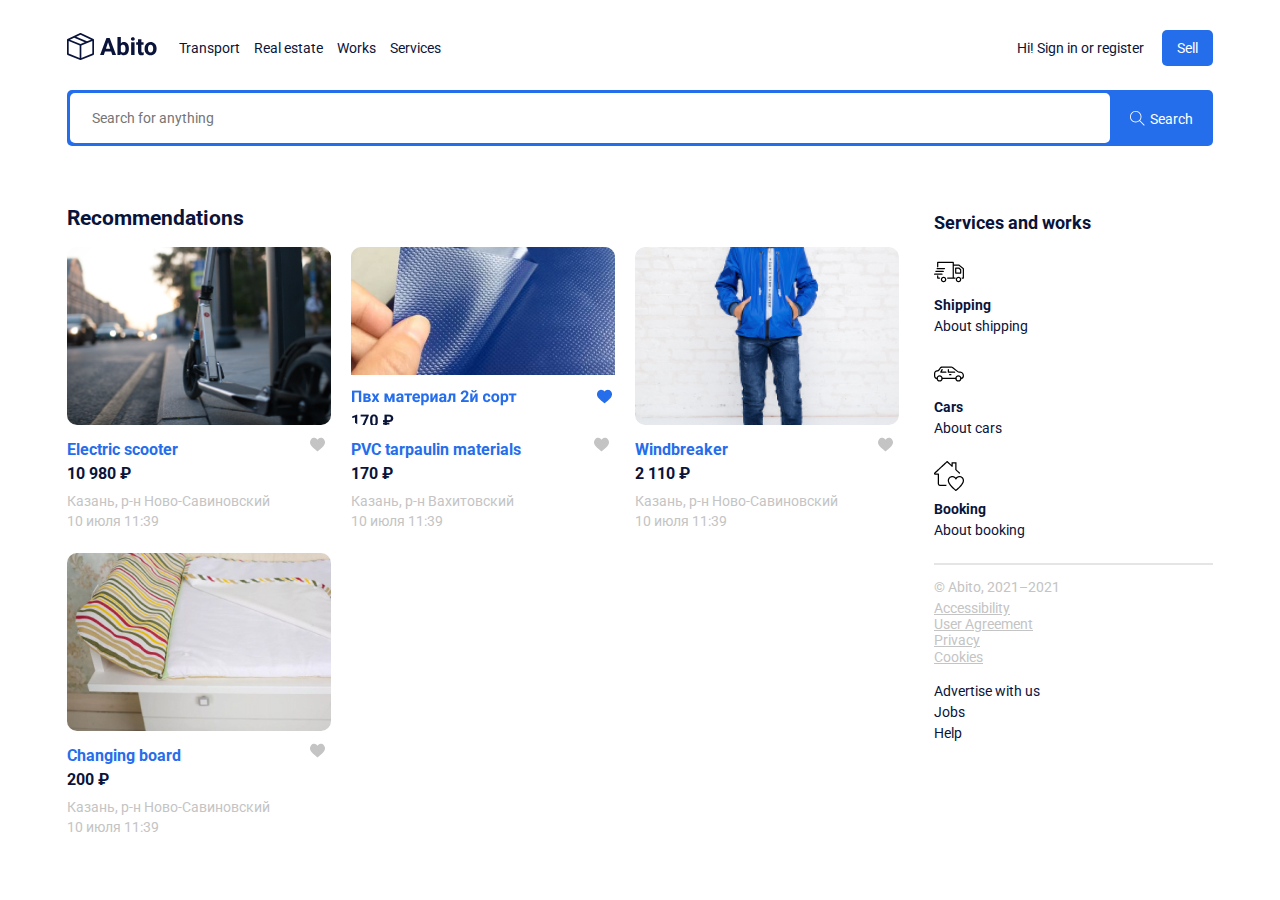
<file: index.html>
<!DOCTYPE html>
<html lang="ru">
<head>
    <meta charset="UTF-8">
    <title>Abito - bulletin board</title>
    <link rel="preconnect" href="https://fonts.googleapis.com">
    <link rel="preconnect" href="https://fonts.gstatic.com" crossorigin>
    <link href="https://fonts.googleapis.com/css2?family=Roboto:wght@400;700&display=swap" rel="stylesheet">
    <link rel="stylesheet" href="styles/style.css">
    <link rel="stylesheet" href="styles/normalize.css">
</head>
<body>
<header class="header container">
    <div class="navbar">
        <a href="/index.html" class="logo">
            <img src="img/logo.svg" alt="logo: Abito" class="logo-img">
        </a>
        <nav class="navbar-menu">
            <ul class="menu">
                <li class="menu-item">
                    <a href="#" class="menu-link">Transport</a>
                </li>
                <li class="menu-item">
                    <a href="#" class="menu-link">Real estate</a>
                </li>
                <li class="menu-item">
                    <a href="#" class="menu-link">Works</a>
                </li>
                <li class="menu-item">
                    <a href="#" class="menu-link">Services</a>
                </li>
            </ul>
        </nav>
        <div class="button-group">
            <a href="#" class="button button-link">Hi! Sign in or register</a>
            <a href="#" class="button button-primary">Sell</a>
        </div>
    </div>

    <div class="search-panel">
        <input type="search" name="search" class="search-input" placeholder="Search for anything">
        <button class="search-button">
            <img src="img/search-icon.svg" alt="search-icon" class="search-icon">
            <span class="search-button-text">Search</span>
        </button>
    </div>
</header>
<div class="page-content container">
    <main class="main">
        <h2 class="page-title">
            Recommendations
        </h2>
        <div class="cards">
            <div class="card">
                <a href="advertisement.html" class="card-link">
                    <img src="img/card-image.jpg" alt="card-image" class="card-image">
                    <div class="card-header">
                        <h3 class="card-title">Electric scooter</h3>
                        <button class="like">
                            <img src="img/like-icon.svg" alt="like-icon">
                        </button>
                    </div>
                </a>
                <strong class="card-price">10 980 ₽</strong>
                <p class="card-text">
                    Казань, р-н Ново-Савиновский
                </p>
                <p class="card-text">
                    10 июля 11:39
                </p>
            </div>
            <div class="card">
                <a href="advertisement.html" class="card-link">
                    <img src="img/card-image2.jpg" alt="card-image" class="card-image">
                    <div class="card-header">
                        <h3 class="card-title">PVC tarpaulin materials</h3>
                        <button class="like">
                            <img src="img/like-icon.svg" alt="like-icon">
                        </button>
                    </div>
                </a>
                <strong class="card-price">170 ₽</strong>
                <p class="card-text">
                    Казань, р-н Вахитовский
                </p>
                <p class="card-text">
                    10 июля 11:39
                </p>
            </div>
            <div class="card">
                <a href="advertisement.html" class="card-link">
                    <img src="img/card-image3.jpg" alt="card-image" class="card-image">
                </a>
                <div class="card-header">
                    <h3 class="card-title">Windbreaker</h3>
                    <button class="like">
                        <img src="img/like-icon.svg" alt="like-icon">
                    </button>
                </div>
                <strong class="card-price">2 110 ₽</strong>
                <p class="card-text">
                    Казань, р-н Ново-Савиновский
                </p>
                <p class="card-text">
                    10 июля 11:39
                </p>
            </div>
            <div class="card">
                <a href="advertisement.html" class="card-link">
                    <img src="img/card-image4.jpg" alt="card-image" class="card-image">
                    <div class="card-header">
                        <h3 class="card-title">Changing board</h3>
                        <button class="like">
                            <img src="img/like-icon.svg" alt="like-icon">
                        </button>
                    </div>
                </a>
                <strong class="card-price">200 ₽</strong>
                <p class="card-text">
                    Казань, р-н Ново-Савиновский
                </p>
                <p class="card-text">
                    10 июля 11:39
                </p>
            </div>
        </div>
    </main>

    <aside class="side-bar">
        <h4 class="page-title">Services and works</h4>
        <div class="service">
            <img src="img/shipping.svg" alt="icon: shipping" class="service-image">
            <h5 class="service-title">Shipping</h5>
            <p class="service-text">About shipping</p>
        </div>
        <div class="service">
            <img src="img/car-icon.svg" alt="icon: car" class="service-image">
            <h5 class="service-title">Cars</h5>
            <p class="service-text">About cars</p>
        </div>
        <div class="service">
            <img src="img/booking-icon.png" alt="icon: booking" class="service-image">
            <h5 class="service-title">Booking</h5>
            <p class="service-text">About booking</p>
        </div>

        <hr class="divider"/>

        <footer class="footer">
            <p class="footer-text">© Abito, 2021–2021</p>
            <ul class="footer-menu">
                <li class="footer-menu-item">
                    <a href="#" class="footer-text">Accessibility</a>
                </li>
                <li class="footer-menu-item">
                    <a href="#" class="footer-text">User Agreement</a>
                </li>
                <li class="footer-menu-item">
                    <a href="#" class="footer-text">Privacy</a>
                </li>
                <li class="footer-menu-item">
                    <a href="#" class="footer-text">Cookies</a>
                </li>
            </ul>

            <ul class="footer-menu">
                <li class="footer-menu-item">
                    <a href="#" class="footer-link">Advertise with us</a>
                </li>
                <li class="footer-menu-item">
                    <a href="#" class="footer-link">Jobs</a>
                </li>
                <li class="footer-menu-item">
                    <a href="#" class="footer-link">Help</a>
                </li>
            </ul>
        </footer>
    </aside>
</div>
</body>
</html>
</file>
<file: styles/style.css>
body {
    font-family: 'Roboto', sans-serif;
    font-size: 14px;
    color: #0A143A;
}

.container {
    max-width: 1146px;
    margin: auto;
}

.header {
    padding: 30px 0;
    margin-bottom: 12px;
}

.navbar {
    display: flex;
    align-items: center;
    justify-content: space-between;
    margin-bottom: 24px;
}

.navbar-menu {
    margin-right: auto;
}

.menu {
    display: flex;
    list-style: none;
    margin: 0;
    padding: 0 22px;
}

.menu-item:not(:last-child) {
    margin-right: 14px;
}

.menu-link {
    text-decoration: none;
    color: inherit;
}

.button {
    text-decoration: none;
    display: inline-block;
    padding: 10px 15px;
}

.button-link {
    color: inherit;
}

.button-primary {
    color: #fff;
    background: #256EEB;
    border-radius: 5px;
}

.search-panel {
    display: flex;
    padding: 3px;
    height: 50px;
    background: #256EEB;
    border-radius: 5px;
}

.search-input {
    flex-grow: 1;
    background: #fff;
    border-radius: 5px;
    border: none;
    padding-left: 22px;
}

.search-button {
    display: flex;
    align-items: center;
    background: #256EEB;
    color: #fff;
    border: none;
    padding: 16px 17px 15px 20px;
}

.search-button-text {
    padding-left: 5px;
}

.page-content {
    display: grid;
    grid-template-columns: 9fr 3fr;
    grid-column-gap: 30px;
}

.cards {
    display: flex;
    flex-wrap: wrap;
}

.card {
    margin-bottom: 20px;
}

.card:not(:nth-child(3n)) {
    margin-right: 20px;
}

.card-title {
    font-size: 16px;
    line-height: 19px;
    color: #256EEB;
    margin-top: 12px;
    margin-bottom: 5px;
}

.card-image {
    border-radius: 10px;
    width: 264px;
    height: 178px;
    object-fit: cover;
}

.card-header {
    display: flex;
    justify-content: space-between;
    align-items: center;
}

.like {
    border: none;
    background: #ffffff;
    cursor: pointer;
    margin-left: 15px;
}

.card-price {
    display: block;
    font-size: 16px;
    line-height: 19px;
    margin-bottom: 10px;
}

.card-text {
    margin-top: 0;
    margin-bottom: 4px;
    font-size: 14px;
    line-height: 16px;
    color: #C4C4C4;
}

.card-link {
    text-decoration: none;
}

.side-bar {
    /*max-height: 376px;*/
}
.side-bar .page-title {
    font-size: 18px;
    line-height: 21px;
    color: #0A143A;
}
.service {
    margin-bottom: 25px;
}
.service-title {
    font-size: 14px;
    line-height: 16px;
    color: #0A143A;
    margin-top: 7px;
    margin-bottom: 5px;
}

.service-text {
    font-size: 14px;
    line-height: 16px;
    color: #0A143A;
    margin-top: 5px;
    max-width: 217px;
}

.divider {
    border: 1px solid #E5E5E5;
}

.footer-menu {
    padding: 0;
    list-style-type: none;
    margin: 0 0 18px;
}

.footer-text {
    font-size: 14px;
    line-height: 16px;
    color: #C4C4C4;
    margin-bottom: 5px;
}

.footer-link {
    color: #0A143A;
    text-decoration: none;
    display: inline-block;
    margin-bottom: 5px;
}
</file>
